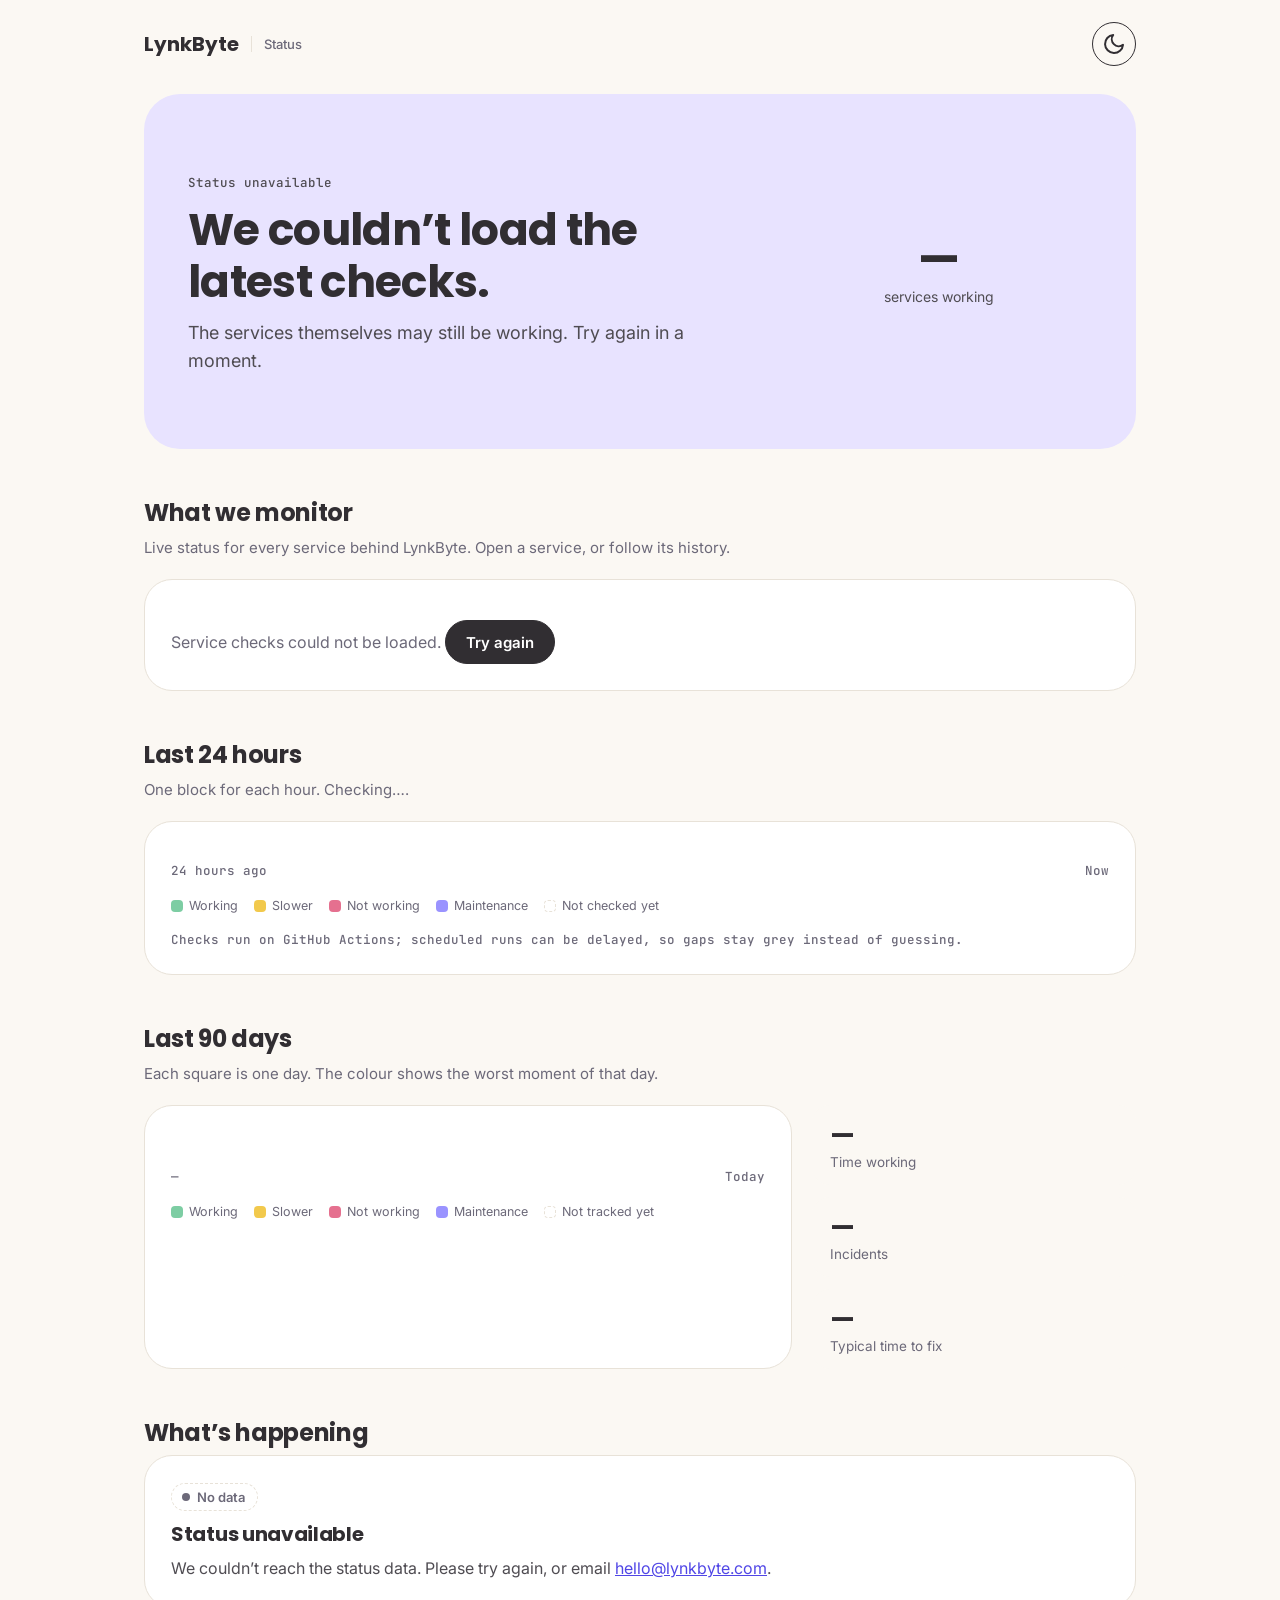
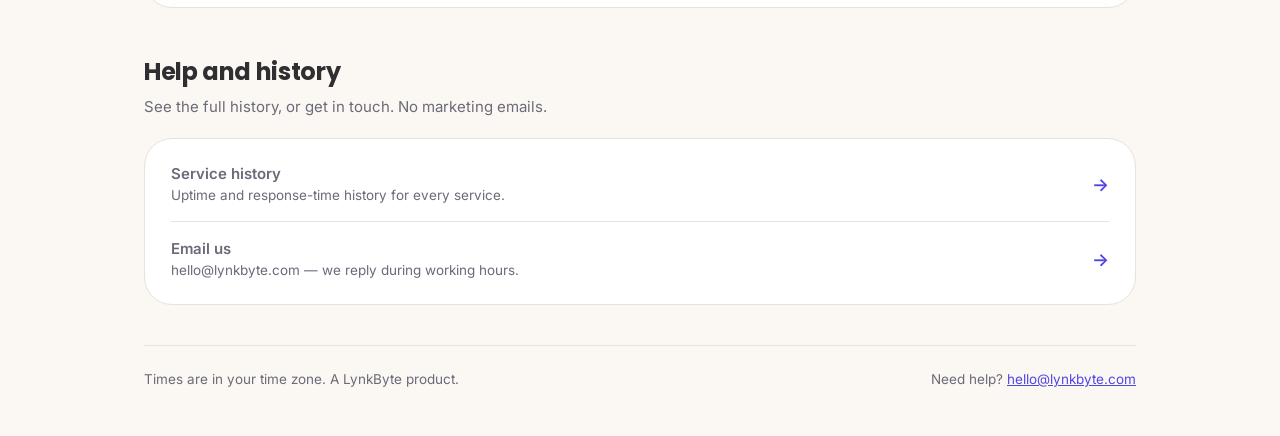
<file: index.html>
<!doctype html>
<html lang="en">
<head>
<meta charset="utf-8">
<meta name="viewport" content="width=device-width, initial-scale=1, viewport-fit=cover">
<title>LynkByte status · Can I use it right now?</title>
<meta name="description" content="Live availability for LynkByte: signing in, billing, the web app and the Android app.">
<meta name="theme-color" content="#FBF8F3">
<meta property="og:title" content="LynkByte status">
<meta property="og:description" content="Can I use LynkByte right now? Live availability for signing in, billing, the web app and the Android app.">
<meta property="og:type" content="website">
<meta property="og:url" content="https://status.lynkbyte.com/">
<link rel="canonical" href="https://status.lynkbyte.com/">
<link rel="icon" href="/favicon.svg" type="image/svg+xml">
<link rel="apple-touch-icon" href="/logo-192.png">
<link rel="manifest" href="/manifest.json">
<link rel="preconnect" href="https://fonts.googleapis.com"><link rel="preconnect" href="https://fonts.gstatic.com" crossorigin>
<link href="https://fonts.googleapis.com/css2?family=Poppins:wght@600;700&family=Inter:wght@400;500;600&family=JetBrains+Mono:wght@500&display=swap" rel="stylesheet">
<style>
:root{--ink:#312E32;--body:#4F4C52;--slate:#6C6979;--paper:#FBF8F3;--card:#fff;--rule:#E8E2D8;--on:#fff;--ind:#5046E6;
--butter:#FFF0BF;--mint:#D9F2E5;--pink:#FFDDE6;--lilac:#E8E3FF;
--s-ok:#7DCDA3;--s-deg:#F2C94C;--s-out:#E5708F;--s-mnt:#9A93FF;color-scheme:light}
:root[data-theme="dark"]{--ink:#F2EFF5;--body:#CFCBD6;--slate:#A29EAD;--paper:#17141B;--card:#211E27;--rule:#36323E;--on:#17141B;--ind:#9A93FF;--butter:#4A4530;--mint:#2F4A3E;--pink:#4D3340;--lilac:#3A3659;color-scheme:dark}
*,*::before,*::after{box-sizing:border-box}
html{scroll-padding-top:24px}
body{margin:0;background:var(--paper);color:var(--body);font:400 16px/26px Inter,"Segoe UI",Arial,sans-serif}
h1,h2,h3{font-family:Poppins,"Segoe UI",Arial,sans-serif;color:var(--ink);margin:0;letter-spacing:-.015em}
button{font:inherit;color:inherit;background:none;border:0;cursor:pointer;text-align:left}
a{color:var(--ind)}
:focus-visible{outline:3px solid var(--ind);outline-offset:3px;border-radius:14px}
.w{max-width:1040px;margin:0 auto;padding:0 24px}
.mono{font:500 12.5px 'JetBrains Mono',ui-monospace,SFMono-Regular,Menlo,monospace;color:var(--slate)}
.ico{width:24px;height:24px;stroke:var(--ink);fill:none;stroke-width:2;stroke-linecap:round;stroke-linejoin:round;flex:none}
#banner{background:var(--butter);color:var(--ink);text-align:center;padding:9px 16px;font:600 13px Inter,Arial,sans-serif}
header{display:flex;align-items:center;justify-content:space-between;gap:12px;padding:22px 0}
.brand{font:700 20px Poppins,Arial,sans-serif;color:var(--ink);display:flex;gap:12px;align-items:center;text-decoration:none}
.brand small{font:500 13px Inter,Arial,sans-serif;color:var(--slate);border-left:1px solid var(--rule);padding-left:12px}
.h-actions{display:flex;gap:10px;flex:none}
.pill{height:44px;padding:0 20px;border-radius:99px;border:1.5px solid var(--ink);color:var(--ink);font:600 15px Inter,Arial,sans-serif;display:inline-flex;align-items:center;gap:8px;text-decoration:none;white-space:nowrap}
.pill.dk{background:var(--ink);color:var(--on)}
.ib{width:44px;padding:0;justify-content:center}
.hero{display:grid;grid-template-columns:1.3fr .7fr;gap:32px;align-items:center;border-radius:36px;padding:44px;margin-top:6px;transition:background .3s;color:var(--ink)}
.hero.ok{background:var(--mint)}.hero.deg{background:var(--butter)}.hero.out{background:var(--pink)}.hero.mnt,.hero.none{background:var(--lilac)}
.hero h1{font-size:44px;line-height:1.18;margin:10px 0 12px}
.hero p{margin:0;font-size:18px;line-height:28px;color:var(--body)}
.hero .mono{color:var(--body)}
.checks{padding:8px 26px}
.check{display:grid;grid-template-columns:minmax(0,1fr) auto auto 24px;gap:16px;align-items:center;padding:16px 0;border-bottom:1px solid var(--rule)}
.check:last-child{border-bottom:0}
.check .nm{min-width:0}
.check .nm b{display:block;font:600 15px/22px Inter,Arial,sans-serif;color:var(--ink)}
.check .nm a{text-decoration:none;color:var(--ink)}
.check .nm a:hover b{text-decoration:underline}
.check .nm span{display:block;color:var(--slate);font:500 12px/18px 'JetBrains Mono',monospace;white-space:nowrap;overflow:hidden;text-overflow:ellipsis}
.check .ver{display:block;margin-top:3px;font:500 11.5px/16px Inter,Arial,sans-serif;color:var(--slate)}
.check .up{text-align:right;font:700 18px/22px Poppins,Arial,sans-serif;color:var(--ink);white-space:nowrap}
.check .up small{display:block;font:500 11.5px/16px Inter,Arial,sans-serif;color:var(--slate);text-transform:uppercase;letter-spacing:.04em}
.check .go{font:600 18px Inter,Arial,sans-serif;color:var(--ind);text-decoration:none;justify-self:end}
.ringw{position:relative;justify-self:center;width:min(100%,260px);aspect-ratio:1}
.ringw svg{width:100%;height:100%}
.ringc{position:absolute;inset:0;display:grid;place-content:center;text-align:center}
.ringc b{font:700 46px/50px Poppins,Arial,sans-serif;color:var(--ink)}
.ringc span{font-size:14px;color:var(--body)}
h2{font-size:24px;line-height:32px;margin:48px 0 6px}
.sub{margin:0 0 18px;color:var(--slate);font-size:15px}
.chip{display:inline-flex;align-items:center;gap:7px;border-radius:99px;padding:2px 12px 2px 10px;font:600 13px/22px Inter,Arial,sans-serif;color:var(--ink);white-space:nowrap}
.chip i{width:8px;height:8px;border-radius:50%;background:var(--ink);flex:none}
.c-ok{background:var(--mint)}.c-deg{background:var(--butter)}.c-out{background:var(--pink)}.c-mnt,.c-none{background:var(--lilac)}
.c-none{background:transparent;border:1.5px dashed var(--rule);color:var(--slate)}
.c-none i{background:var(--slate)}
.card{background:var(--card);border:1px solid var(--rule);border-radius:28px;padding:26px}
.rib{display:grid;grid-template-columns:repeat(24,1fr);gap:4px;margin-top:6px}
.rib i{height:44px;border-radius:8px;display:block}
.rib i.ok{background:var(--s-ok)}.rib i.deg{background:var(--s-deg)}.rib i.out{background:var(--s-out)}.rib i.mnt{background:var(--s-mnt)}
.rib i.none{background:transparent;border:1.5px dashed var(--rule)}
.lab{display:flex;justify-content:space-between;margin-top:8px}
.key{display:flex;flex-wrap:wrap;gap:6px 16px;margin-top:14px;font-size:12.5px;color:var(--slate)}
.key span{display:inline-flex;align-items:center;gap:6px}
.key i{width:12px;height:12px;border-radius:4px;display:inline-block}
.key i.ok{background:var(--s-ok)}.key i.deg{background:var(--s-deg)}.key i.out{background:var(--s-out)}.key i.mnt{background:var(--s-mnt)}
.key i.none{background:transparent;border:1.5px dashed var(--rule)}
.cols{display:grid;grid-template-columns:2fr 1fr;gap:20px}
.cal{display:grid;grid-auto-flow:column;grid-template-rows:repeat(7,1fr);gap:4px}
.cal i{aspect-ratio:1;border-radius:6px;min-width:0;display:block}
.cal i.ok{background:var(--s-ok)}.cal i.deg{background:var(--s-deg)}.cal i.out{background:var(--s-out)}.cal i.mnt{background:var(--s-mnt)}
.cal i.none{background:transparent;border:1.5px dashed var(--rule)}
.cal-lab{display:flex;justify-content:space-between;margin-top:12px}
.stats{display:grid;gap:12px;align-content:start}
.stat{background:var(--paper);border-radius:18px;padding:14px 18px}
.stat b{display:block;font:700 26px/32px Poppins,Arial,sans-serif;color:var(--ink)}
.stat span{font-size:13.5px;color:var(--slate);line-height:18px;display:block;margin-top:2px}
.inc h3{font-size:20px;margin:10px 0 4px}
.inc dl{display:grid;grid-template-columns:150px 1fr;gap:10px 18px;margin:16px 0}
.inc dt{font:600 13.5px Inter,Arial,sans-serif;color:var(--ink)}
.inc dd{margin:0}
.ups{list-style:none;margin:6px 0 0;padding:0 0 0 2px;border-left:2px solid var(--rule)}
.ups li{position:relative;padding:0 0 14px 20px;white-space:pre-line}
.ups li::before{content:"";position:absolute;left:-7px;top:8px;width:12px;height:12px;border-radius:50%;background:var(--ink);border:2px solid var(--card)}
.ups b{color:var(--ink)}
.recent{list-style:none;margin:16px 0 0;padding:0}
.recent li{display:flex;flex-wrap:wrap;gap:4px 12px;justify-content:space-between;padding:10px 0;border-top:1px solid var(--rule);font-size:14px}
.recent a{font-weight:600;text-decoration:none}
.recent a:hover{text-decoration:underline}
.updates{padding:8px 26px}
.updates .row{display:flex;justify-content:space-between;align-items:center;gap:14px;padding:16px 0;border-bottom:1px solid var(--rule);text-decoration:none;color:var(--ink)}
.updates .row:last-child{border-bottom:0}
.updates .row b{display:block;font:600 15px/22px Inter,Arial,sans-serif}
.updates .row span{display:block;color:var(--slate);font-size:13.5px;line-height:20px}
.updates .row .go{font:600 18px Inter,Arial,sans-serif;color:var(--ind);flex:none}
.muted{color:var(--slate)}
footer{margin:40px 0 44px;padding-top:20px;border-top:1px solid var(--rule);display:flex;flex-wrap:wrap;justify-content:space-between;gap:10px;font-size:13.5px;color:var(--slate)}
footer a{color:var(--ind)}
.retry{margin-top:14px;display:inline-flex}
@media(max-width:860px){.hero{grid-template-columns:1fr;padding:30px 24px}.hero h1{font-size:34px;line-height:42px}.ringw{width:min(70%,220px)}.cols{grid-template-columns:1fr}.stats{grid-template-columns:repeat(3,1fr)}}
@media(max-width:620px){.stats{grid-template-columns:1fr}.brand small{display:none}.pill{padding:0 16px}}
@media(max-width:560px){.w{padding:0 16px}.card{padding:20px}.updates{padding:4px 20px}.checks{padding:4px 20px}.check{grid-template-columns:minmax(0,1fr) auto;grid-template-areas:"nm up" "chip go";row-gap:8px;column-gap:12px}.check .nm{grid-area:nm}.check .up{grid-area:up}.check .chip{grid-area:chip;justify-self:start}.check .go{grid-area:go}.inc dl{grid-template-columns:1fr;gap:2px}.inc dd{margin-bottom:10px}.rib{gap:2px}.rib i{height:36px;border-radius:5px}.hero h1{font-size:30px;line-height:38px}}
@media(prefers-reduced-motion:reduce){*{transition:none!important}}
</style>
</head>
<body>
<div id="banner" hidden></div>
<div class="w">
<header>
  <a class="brand" href="/">LynkByte <small>Status</small></a>
  <div class="h-actions">
    <button class="pill ib" id="theme" type="button" aria-label="Switch between light and dark">
      <svg class="ico" viewBox="0 0 24 24" aria-hidden="true"><path d="M21 12.8A9 9 0 1 1 11.2 3a7 7 0 0 0 9.8 9.8z"/></svg>
    </button>
  </div>
</header>
<main>
  <section class="hero none" id="hero" aria-live="polite" aria-busy="true">
    <div>
      <span class="mono" id="hmeta">Checking status…</span>
      <h1 id="ht">Checking…</h1>
      <p id="hs">Loading the latest checks.</p>
    </div>
    <div class="ringw">
      <svg viewBox="0 0 220 220" id="ring" aria-hidden="true"></svg>
      <div class="ringc"><b id="rn">—</b><span>services working</span></div>
    </div>
  </section>

  <h2>What we monitor</h2>
  <p class="sub">Live status for every service behind LynkByte. Open a service, or follow its history.</p>
  <div class="card checks" id="checks"></div>

  <h2>Last 24 hours</h2>
  <p class="sub">One block for each hour. <span id="checked">Checking…</span>.</p>
  <div class="card">
    <div class="rib" id="rib" role="img" aria-label="Health for each of the last 24 hours"></div>
    <div class="lab mono"><span>24 hours ago</span><span>Now</span></div>
    <div class="key" aria-hidden="true">
      <span><i class="ok"></i>Working</span><span><i class="deg"></i>Slower</span><span><i class="out"></i>Not working</span><span><i class="mnt"></i>Maintenance</span><span><i class="none"></i>Not checked yet</span>
    </div>
    <p class="mono" style="margin:12px 0 0">Checks run on GitHub Actions; scheduled runs can be delayed, so gaps stay grey instead of guessing.</p>
  </div>

  <h2>Last 90 days</h2>
  <p class="sub">Each square is one day. The colour shows the worst moment of that day.</p>
  <div class="cols">
    <div class="card">
      <div class="cal" id="cal" role="img" aria-label="Health for each of the last 90 days"></div>
      <div class="cal-lab mono"><span id="cal-start">—</span><span id="cal-end">Today</span></div>
      <p class="mono" id="cal-note" style="margin:8px 0 0"></p>
      <div class="key" aria-hidden="true">
        <span><i class="ok"></i>Working</span><span><i class="deg"></i>Slower</span><span><i class="out"></i>Not working</span><span><i class="mnt"></i>Maintenance</span><span><i class="none"></i>Not tracked yet</span>
      </div>
    </div>
    <div class="stats">
      <div class="stat"><b id="up">—</b><span id="upl">Time working</span></div>
      <div class="stat"><b id="ni">—</b><span id="nil">Incidents</span></div>
      <div class="stat"><b id="fix">—</b><span id="fixl">Typical time to fix</span></div>
    </div>
  </div>

  <h2 id="ih">What’s happening</h2>
  <div class="card inc" id="inc"><p class="muted" style="margin:0">Loading the latest incident information…</p></div>

  <h2 id="help">Help and history</h2>
  <p class="sub">See the full history, or get in touch. No marketing emails.</p>
  <div class="card updates">
    <a class="row" href="/history/">
      <span><b>Service history</b><span>Uptime and response-time history for every service.</span></span>
      <span class="go" aria-hidden="true">→</span>
    </a>
    <a class="row" href="mailto:hello@lynkbyte.com">
      <span><b>Email us</b><span>hello@lynkbyte.com — we reply during working hours.</span></span>
      <span class="go" aria-hidden="true">→</span>
    </a>
  </div>
</main>
<footer>
  <span>Times are in your time zone. A LynkByte product.</span>
  <span>Need help? <a href="mailto:hello@lynkbyte.com">hello@lynkbyte.com</a></span>
</footer>
</div>
<noscript><div class="w"><p class="card">This page needs JavaScript to load live status. Please email <a href="mailto:hello@lynkbyte.com">hello@lynkbyte.com</a> if you need help.</p></div></noscript>
<script>
(function(){
'use strict';

var OWNER='LynkByte', REPO='lynkdesk-status';
var RAW='https://raw.githubusercontent.com/'+OWNER+'/'+REPO+'/master/';
var API='https://api.github.com/repos/'+OWNER+'/'+REPO;
var ISSUE_CACHE_KEY='lynkbyte-status-issues-v1';
var ISSUE_CACHE_MS=5*60*1000;
var RUN_CACHE_KEY='lynkbyte-status-lastrun-v1';
var RUN_CACHE_MS=2*60*1000;
var PREVIEW=(function(){var v=new URLSearchParams(location.search).get('preview');return ['ok','deg','out','mnt'].indexOf(v)>-1?v:null;})();

var LAB={ok:'Working',deg:'Slower than usual',out:'Not working',mnt:'Maintenance',none:'Not tracked yet'};
var COL={ok:'var(--s-ok)',deg:'var(--s-deg)',out:'var(--s-out)',mnt:'var(--s-mnt)'};

var SITES=[
  {slug:'corporate-website',name:'Corporate website',url:'https://lynkbyte.com'},
  {slug:'web-app',name:'Web app',url:'https://app.lynkbyte.com/up'},
  {slug:'api',name:'API',url:'https://api.lynkbyte.com/api/health'},
  {slug:'database-and-cache',name:'Database and cache',url:'https://app.lynkbyte.com/health/deep'},
  {slug:'scheduler',name:'Scheduler',url:'https://app.lynkbyte.com/health/cron'}
];

var DEMO={
  ok:{hero:['Everything is working.','All services are responding normally.'],title:null},
  deg:{hero:['Some services are slower than usual.','Keep working as normal. Screens may take a little longer to load.'],title:'Some services are slower than usual',who:'Customers using the web app or API',do:'Keep working as normal. Nothing is lost.',we:'We’re watching the affected services and will post an update here.',updates:[['Monitoring','The slow period is easing. We’re keeping an eye on it.','10:42'],['Investigating','Some requests are taking longer than usual.','10:05']]},
  out:{hero:['A service is not working right now.','We are fixing it. Your saved data is safe.'],title:'A service is not working',who:'Anyone using the affected service',do:'Try again in a few minutes. Your saved data is safe.',we:'We found the faulty change and are rolling it back.',updates:[['Identified','The faulty change is found. Rolling back now.','10:31'],['Investigating','Some requests are failing.','10:12']]},
  mnt:{hero:['Planned maintenance is under way.','Some services are briefly unavailable. Your data is safe.'],title:'Database upgrade',who:'The web app and API, for about 30 minutes',do:'If you’re already signed in, you can keep working.',we:'We’re upgrading the database to make everything faster. No data is lost.',updates:[['In progress','Some services are briefly unavailable.','10:00'],['Scheduled','Planned window: 10:00 to 10:30 today.','Announced 17 Nov']]}
};

var state={sites:{},summary:[],issues:[],issuesOk:false,maint:[],events:[],trackingStart:0,lastCheck:0,lastChange:0,versions:{},loaded:false,failed:false,comments:{}};

function $(id){return document.getElementById(id);}
function esc(v){return String(v==null?'':v).replace(/[&<>"']/g,function(c){return {'&':'&amp;','<':'&lt;','>':'&gt;','"':'&quot;',"'":'&#39;'}[c];});}
function has(arr,v){return arr.indexOf(v)>-1;}

function parseYml(text){
  var out={};
  text.split(/\r?\n/).forEach(function(line){
    var m=line.match(/^([A-Za-z][A-Za-z0-9]*):\s*(.*)$/);
    if(m) out[m[1]]=m[2];
  });
  return out;
}
function fetchText(url){
  return fetch(url,{cache:'no-store'}).then(function(r){
    if(!r.ok) throw new Error(url+' returned '+r.status);
    return r.text();
  });
}
function getIssues(){
  var cached=null;
  try{cached=JSON.parse(localStorage.getItem(ISSUE_CACHE_KEY)||'null');}catch(e){}
  if(cached&&Date.now()-cached.t<ISSUE_CACHE_MS) return Promise.resolve(cached.d);
  return fetch(API+'/issues?state=all&per_page=100&sort=created&direction=desc',{cache:'no-store',headers:{Accept:'application/vnd.github+json'}})
    .then(function(r){if(!r.ok) throw new Error('GitHub issues returned '+r.status);return r.json();})
    .then(function(list){
      list=list.filter(function(i){return !i.pull_request;});
      try{localStorage.setItem(ISSUE_CACHE_KEY,JSON.stringify({t:Date.now(),d:list}));}catch(e){}
      return list;
    })
    .catch(function(err){
      if(cached) return cached.d;
      throw err;
    });
}
function getLastRun(){
  var cached=null;
  try{cached=JSON.parse(localStorage.getItem(RUN_CACHE_KEY)||'null');}catch(e){}
  if(cached&&Date.now()-cached.t<RUN_CACHE_MS) return Promise.resolve(cached.ts);
  return fetch(API+'/actions/runs?per_page=30&exclude_pull_requests=true',{cache:'no-store',headers:{Accept:'application/vnd.github+json'}})
    .then(function(r){if(!r.ok) throw new Error('Runs returned '+r.status);return r.json();})
    .then(function(d){
      var runs=(d&&d.workflow_runs)||[];
      var done=runs.filter(function(r){return r.status==='completed'&&(r.name==='Uptime CI'||r.name==='Response Time CI');})[0];
      var ts=done?new Date(done.updated_at||done.run_started_at).getTime():null;
      if(ts){try{localStorage.setItem(RUN_CACHE_KEY,JSON.stringify({t:Date.now(),ts:ts}));}catch(e){}}
      return ts;
    })
    .catch(function(){return cached?cached.ts:null;});
}

function norm(s){return s==='up'?'ok':s==='degraded'?'deg':s==='down'?'out':s==='mnt'?'mnt':'none';}
function slugExists(slug){return SITES.some(function(s){return s.slug===slug;});}
function labelsOf(i){return (i.labels||[]).map(function(l){return typeof l==='string'?l:(l.name||'');});}
function hasLabel(i,name){return has(labelsOf(i),name);}
function issueSlugs(i){return labelsOf(i).filter(slugExists);}
function isDegraded(i){return /degraded/i.test(i.title||'');}
function isStatus(i){return hasLabel(i,'status');}
function cleanTitle(t){return String(t||'').replace(/^[^A-Za-z0-9]+/,'').replace(/\s+/g,' ').trim();}

function parseMaint(i){
  var body=i.body||'';
  var start=(body.match(/start:\s*([^\s]+)/)||[])[1];
  var end=(body.match(/end:\s*([^\s]+)/)||[])[1];
  var s=start?new Date(start).getTime():NaN;
  var e=end?new Date(end).getTime():NaN;
  if(isNaN(s)||isNaN(e)||e<=s) return null;
  function list(key){
    var m=body.match(new RegExp(key+':\\s*([^\\n]*)'));
    return m?m[1].split(',').map(function(x){return x.trim();}).filter(Boolean):[];
  }
  return {start:s,end:e,down:list('expectedDown'),degraded:list('expectedDegraded'),title:cleanTitle(i.title),html_url:i.html_url,number:i.number};
}

function activeMaintList(){
  var now=Date.now();
  return state.maint.filter(function(m){return m.start<=now&&now<=m.end;});
}
function activeMaintFor(slug){
  var list=activeMaintList();
  for(var i=0;i<list.length;i++){
    var m=list[i];
    if(m.down.indexOf(slug)>-1||m.degraded.indexOf(slug)>-1) return m;
  }
  return null;
}
function siteState(slug){
  var s=state.sites[slug];
  if(!s) return 'none';
  var st=norm(s.status);
  var m=activeMaintFor(slug);
  if(m){
    if(m.down.indexOf(slug)>-1) return 'mnt';
    if(m.degraded.indexOf(slug)>-1&&st==='ok') return 'deg';
  }
  return st;
}
function overall(){
  if(PREVIEW) return PREVIEW;
  var sts=SITES.map(function(s){return siteState(s.slug);});
  if(has(sts,'out')) return 'out';
  if(has(sts,'deg')) return 'deg';
  if(has(sts,'mnt')||activeMaintList().length) return 'mnt';
  if(sts.every(function(x){return x==='none';})) return 'none';
  return 'ok';
}
function periodState(start,end){
  var st='ok';
  state.events.forEach(function(ev){
    if(ev.start<end&&ev.end>start){
      if(ev.kind==='out') st='out';
      else if(ev.kind==='deg'&&st!=='out') st='deg';
      else if(ev.kind==='mnt'&&st==='ok') st='mnt';
    }
  });
  return st;
}

function rel(ts){
  if(!ts) return 'never';
  var d=Date.now()-ts;
  if(d<60000) return 'just now';
  var m=Math.floor(d/60000);
  if(m<60) return m+' min ago';
  var h=Math.floor(m/60);
  if(h<24) return h+(h===1?' hour ago':' hours ago');
  var days=Math.floor(h/24);
  return days+(days===1?' day ago':' days ago');
}
function fmtTime(ts){return new Date(ts).toLocaleTimeString(undefined,{hour:'numeric',minute:'2-digit'});}
function fmtDate(ts){return new Date(ts).toLocaleDateString('en-GB',{day:'numeric',month:'short'});}
function fmtDateFull(ts){return new Date(ts).toLocaleDateString('en-GB',{day:'numeric',month:'short',year:'numeric'});}
function fmtDateTime(ts){return new Date(ts).toLocaleString(undefined,{day:'numeric',month:'short',hour:'numeric',minute:'2-digit'});}
function fmtDur(ms){
  if(ms<60000) return 'under a minute';
  var m=Math.round(ms/60000);
  if(m<60) return m+' min';
  var h=Math.floor(m/60),r=m%60;
  if(h<24) return r?h+'h '+r+'m':h+'h';
  var d=Math.floor(h/24),rh=h%24;
  return rh?d+'d '+rh+'h':d+'d';
}
function ymd(d){return d.getFullYear()+'-'+String(d.getMonth()+1).padStart(2,'0')+'-'+String(d.getDate()).padStart(2,'0');}

function summaryFor(slug){
  for(var i=0;i<state.summary.length;i++) if(state.summary[i]&&state.summary[i].slug===slug) return state.summary[i];
  return null;
}
function hadDowntime(dayStart){
  var key=ymd(new Date(dayStart));
  return state.summary.some(function(x){return x&&x.dailyMinutesDown&&x.dailyMinutesDown[key]>0;});
}
function affectedSites(slugs){
  return SITES.filter(function(s){return slugs.indexOf(s.slug)>-1;});
}
function arc(cx,cy,r,a0,a1){
  function p(a){return [cx+r*Math.cos(a),cy+r*Math.sin(a)];}
  var s=p(a0),e=p(a1);
  return 'M'+s[0].toFixed(2)+' '+s[1].toFixed(2)+'A'+r+' '+r+' 0 0 1 '+e[0].toFixed(2)+' '+e[1].toFixed(2);
}

function renderHero(){
  var w=overall(),hero=$('hero');
  var good=PREVIEW?(PREVIEW==='ok'?SITES.length:0):SITES.filter(function(s){return siteState(s.slug)==='ok';}).length;
  hero.className='hero '+w;
  var downSites=SITES.filter(function(s){return siteState(s.slug)==='out';});
  var title,text;
  if(PREVIEW&&DEMO[w]&&DEMO[w].hero){title=DEMO[w].hero[0];text=DEMO[w].hero[1];}
  else if(w==='ok'){title='Everything is working.';text='The website, web app, API and database are responding normally.';}
  else if(w==='deg'){title='Some services are slower than usual.';text='Keep working as normal. Screens may take a little longer to load.';}
  else if(w==='out'){title=(downSites[0]?downSites[0].name:'A service')+' isn’t working right now.';text='We are fixing it. Your saved data is safe.';}
  else if(w==='mnt'){title='Planned maintenance is under way.';text='Some services are briefly unavailable. Your saved data is safe.';}
  else{title='Waiting for the first checks.';text='The page will update as soon as the first results arrive.';}
  $('ht').textContent=title;
  $('hs').textContent=text;
  $('rn').textContent=good+'/'+SITES.length;
  hero.setAttribute('aria-busy','false');
  updateAges();
}

function updateAges(){
  if(!state.loaded) return;
  var meta=$('hmeta');
  var when=state.lastCheck||state.lastChange;
  var prefix=state.lastCheck?'checked ':'last change ';
  if(PREVIEW){meta.textContent='Design preview · not live data';meta.title='';}
  else if(when){meta.textContent='Right now · '+prefix+rel(when);meta.title=new Date(when).toLocaleString();}
  else{meta.textContent='Right now · no check yet';meta.title='';}
  var checked=$('checked');
  if(checked){
    var txt=when?prefix+rel(when):'not checked yet';
    checked.textContent=txt.charAt(0).toUpperCase()+txt.slice(1);
    checked.title=when?new Date(when).toLocaleString():'';
  }
}

function uptimeFor(slug){
  var s=summaryFor(slug);
  if(!s) return null;
  var days=(Date.now()-state.trackingStart)/86400000;
  if(days>=30) return {value:s.uptimeMonth||s.uptime||'—',label:'last 30 days'};
  return {value:s.uptime||'—',label:'since '+fmtDate(state.trackingStart)};
}

function renderChecks(){
  $('checks').innerHTML=SITES.map(function(s){
    var st=PREVIEW||siteState(s.slug),site=state.sites[s.slug];
    var up=PREVIEW?null:uptimeFor(s.slug);
    var age=site&&site.lastUpdated?'status since '+rel(new Date(site.lastUpdated).getTime()):'';
    var text=st==='none'?'No data yet':LAB[st];
    var hasVersion=s.slug==='web-app'||s.slug==='api';
    var v=state.versions[s.slug];
    var ver=v&&v.version?v.version:'—';
    var verTitle=ver!=='—'?'Latest published release':(hasVersion?'Version unavailable':'No version is published for this service');
    return '<div class="check">'+
      '<span class="nm"><a href="'+esc(s.url)+'" target="_blank" rel="noopener"><b>'+esc(s.name)+'</b></a><span title="'+esc(s.url)+'">'+esc(s.url)+'</span><small class="ver" title="'+esc(verTitle)+'">Version '+esc(ver)+'</small></span>'+
      '<span class="up">'+(up?esc(up.value):'—')+'<small>'+esc(up?up.label:'preview')+'</small></span>'+
      '<span class="chip c-'+st+'" title="'+esc(age)+'"><i></i>'+esc(text)+'</span>'+
      '<a class="go" href="/history/'+s.slug+'/" title="'+esc('History for '+s.name)+'" aria-label="'+esc('History for '+s.name)+'">→</a>'+
    '</div>';
  }).join('');
}

function renderRibbon(){
  var hour=new Date();hour.setMinutes(0,0,0);
  var cutoff=state.lastCheck||state.lastChange||Date.now();
  var blocks=[],summary=[];
  for(var i=23;i>=0;i--){
    var s=hour.getTime()-i*3600000,e=s+3600000,st;
    if(e<=state.trackingStart||s>=cutoff) st='none';
    else st=periodState(s,e);
    var label=fmtTime(s);
    blocks.push('<i class="'+st+'" title="'+esc(label+' · '+(st==='none'?'Not checked yet':LAB[st]))+'" aria-hidden="true"></i>');
    summary.push(LAB[st]);
  }
  $('rib').innerHTML=blocks.join('');
  $('rib').setAttribute('aria-label','Last 24 hours: '+summary.join(', '));
}

function renderCalendar(){
  var today=new Date();today.setHours(0,0,0,0);
  var first=today.getTime()-89*86400000;
  var cells=[],counts={ok:0,deg:0,out:0,mnt:0,none:0};
  for(var i=0;i<90;i++){
    var s=first+i*86400000,e=s+86400000,st;
    if(e<=state.trackingStart) st='none';
    else{
      st=periodState(s,e);
      if(st==='ok'&&hadDowntime(s)) st='out';
    }
    counts[st]=(counts[st]||0)+1;
    var day=fmtDate(s);
    cells.push('<i class="'+st+'" title="'+esc(day+' · '+(st==='none'?'Not tracked yet':LAB[st]))+'" aria-hidden="true"></i>');
  }
  $('cal').innerHTML=cells.join('');
  $('cal-start').textContent=fmtDate(first);
  $('cal-end').textContent=fmtDate(today);
  $('cal-note').textContent='Tracking began '+fmtDateFull(state.trackingStart)+'.';
  $('cal').setAttribute('aria-label','Last 90 days: '+counts.ok+' working, '+counts.deg+' slower, '+counts.out+' not working, '+counts.mnt+' maintenance, '+counts.none+' not tracked yet');
}

function renderStats(){
  var trackingDays=(Date.now()-state.trackingStart)/86400000;
  function pick(field){
    var vals=state.summary.map(function(x){return x?parseFloat(x[field]):NaN;}).filter(function(v){return !isNaN(v);});
    return vals.length?Math.min.apply(null,vals):null;
  }
  var upEl=$('up'),upL=$('upl');
  if(trackingDays>=30){
    var m=pick('uptimeMonth');
    upEl.textContent=m===null?'—':m.toFixed(2)+'%';
    upL.textContent='Time working, last 30 days';
  }else{
    var a=pick('uptime');
    upEl.textContent=a===null?'—':a.toFixed(2)+'%';
    upL.textContent='Time working since '+fmtDateFull(state.trackingStart);
  }

  var ni=$('ni'),nil=$('nil');
  if(state.issuesOk){
    var cutoff=Math.max(state.trackingStart,Date.now()-90*86400000);
    var count=state.issues.filter(function(i){return isStatus(i)&&new Date(i.created_at).getTime()>=cutoff;}).length;
    ni.textContent=count;
    nil.textContent=trackingDays>=90?'Incidents, last 90 days':'Incidents since '+fmtDateFull(state.trackingStart);
  }else{
    ni.textContent='—';
    nil.textContent='Incident count unavailable';
  }

  var durations=state.issues.filter(function(i){return isStatus(i)&&i.closed_at;})
    .map(function(i){return new Date(i.closed_at)-new Date(i.created_at);})
    .filter(function(ms){return ms>0;})
    .sort(function(a,b){return a-b;});
  var fix=$('fix');
  if(durations.length){
    fix.textContent=fmtDur(durations[Math.floor(durations.length/2)]);
    $('fixl').textContent='Typical time to fix';
  }else{
    fix.textContent='—';
    $('fixl').textContent=state.issuesOk?'No incidents fixed yet':'Time to fix unavailable';
  }
}

function renderIncident(){
  var box=$('inc');
  if(PREVIEW&&DEMO[PREVIEW]&&DEMO[PREVIEW].title){
    var d=DEMO[PREVIEW];
    box.innerHTML='<span class="chip c-'+PREVIEW+'"><i></i>'+(PREVIEW==='mnt'?'In progress':'Ongoing')+'</span>'+
      '<h3>'+esc(d.title)+'</h3>'+
      '<dl><dt>Who is affected</dt><dd>'+esc(d.who)+'</dd><dt>What you can do</dt><dd>'+esc(d.do)+'</dd><dt>What we are doing</dt><dd>'+esc(d.we)+'</dd></dl>'+
      '<ol class="ups">'+d.updates.map(function(u){return '<li><b>'+esc(u[0])+'</b> <span class="mono">'+esc(u[2])+'</span><br>'+esc(u[1])+'</li>';}).join('')+'</ol>';
    return;
  }
  if(!state.issuesOk){
    if(overall()==='out'||overall()==='deg'){
      box.innerHTML='<span class="chip c-out"><i></i>Ongoing</span><h3>Some services are affected</h3><p style="margin:8px 0 0">The live checks above show a problem. Detailed incident updates are temporarily unavailable; refresh in a moment or email <a href="mailto:hello@lynkbyte.com">hello@lynkbyte.com</a>.</p>';
    }else{
      box.innerHTML='<span class="chip c-ok"><i></i>No incidents</span><h3>All clear</h3><p style="margin:8px 0 0">The live checks are passing. Detailed incident history is temporarily unavailable.</p>';
    }
    return;
  }
  var open=state.issues.filter(function(i){return isStatus(i)&&i.state==='open'&&issueSlugs(i).length;}).sort(function(a,b){
    var da=isDegraded(a)?1:0,db=isDegraded(b)?1:0;
    if(da!==db) return da-db;
    return new Date(b.created_at)-new Date(a.created_at);
  })[0];
  var maint=activeMaintList()[0];
  if(open) return renderOpenIncident(open);
  if(maint) return renderMaint(maint);
  return renderAllClear();
}

function renderOpenIncident(issue){
  var box=$('inc'),st=isDegraded(issue)?'deg':'out',slugs=issueSlugs(issue),sites=affectedSites(slugs);
  var who=sites.length?sites.map(function(s){return s.name;}).join(', '):'Some services';
  var what=st==='out'?'Try again in a few minutes. Your saved data is safe.':'Keep working as normal. Screens may take a little longer to load.';
  box.innerHTML='<span class="chip c-'+st+'"><i></i>Ongoing</span>'+
    '<h3>'+esc(cleanTitle(issue.title))+'</h3>'+
    '<dl><dt>Who is affected</dt><dd>'+esc(who)+'</dd>'+
    '<dt>What you can do</dt><dd>'+esc(what)+'</dd>'+
    '<dt>What we are doing</dt><dd id="doing">We’re investigating. Updates will appear below.</dd>'+
    '<dt>Started</dt><dd>'+esc(fmtDateTime(issue.created_at))+'</dd></dl>'+
    '<ol class="ups" id="ups"><li><b>Reported</b> <span class="mono">'+esc(fmtTime(issue.created_at))+'</span><br>We’re looking into it.</li></ol>';
  loadComments(issue);
}

function loadComments(issue){
  if(state.comments[issue.number]) return paintComments(issue,state.comments[issue.number]);
  fetch(issue.comments_url+'?per_page=30',{headers:{Accept:'application/vnd.github+json'}})
    .then(function(r){if(!r.ok) throw new Error('comments '+r.status);return r.json();})
    .then(function(list){state.comments[issue.number]=list;paintComments(issue,list);})
    .catch(function(){});
}
function paintComments(issue,list){
  var ups=$('ups');
  if(!ups||!list||!list.length) return;
  var recent=list.slice(-5).reverse();
  ups.innerHTML=recent.map(function(c){
    return '<li><b>Update</b> <span class="mono">'+esc(fmtTime(c.created_at))+'</span><br>'+esc(trimBody(c.body))+'</li>';
  }).join('')+'<li><b>Reported</b> <span class="mono">'+esc(fmtTime(issue.created_at))+'</span><br>We’re looking into it.</li>';
  var doing=$('doing');
  if(doing&&recent[0]&&recent[0].body) doing.textContent='We posted an update below.';
}
function trimBody(body){
  var s=String(body||'').replace(/\r/g,'').replace(/\n{3,}/g,'\n\n').trim();
  return s.length>420?s.slice(0,417)+'…':s;
}

function renderMaint(m){
  var box=$('inc'),slugs=m.down.concat(m.degraded),sites=affectedSites(slugs);
  var who=sites.length?sites.map(function(s){return s.name;}).join(', '):'Some services';
  box.innerHTML='<span class="chip c-mnt"><i></i>In progress</span>'+
    '<h3>'+esc(m.title||'Planned maintenance')+'</h3>'+
    '<dl><dt>Who is affected</dt><dd>'+esc(who)+'</dd>'+
    '<dt>What you can do</dt><dd>Carry on as normal where you can. Your saved data is safe.</dd>'+
    '<dt>What we are doing</dt><dd>We’re carrying out planned maintenance. We’ll post an update when it’s done.</dd>'+
    '<dt>Window</dt><dd>'+esc(fmtDateTime(m.start)+' – '+fmtDateTime(m.end))+'</dd></dl>'+
    '<ol class="ups"><li><b>In progress</b> <span class="mono">'+esc(fmtTime(m.start))+'</span><br>Planned maintenance is under way.</li></ol>';
}

function renderAllClear(){
  var box=$('inc');
  var recent=state.issues.filter(function(i){return isStatus(i)&&i.closed_at;})
    .sort(function(a,b){return new Date(b.closed_at)-new Date(a.closed_at);}).slice(0,3);
  var html='<span class="chip c-ok"><i></i>No incidents</span><h3>All clear</h3>';
  if(recent.length){
    html+='<p style="margin:8px 0 0">Nothing is wrong right now. The last problem was '+esc(cleanTitle(recent[0].title))+' on '+esc(fmtDate(recent[0].closed_at))+', fixed in '+esc(fmtDur(new Date(recent[0].closed_at)-new Date(recent[0].created_at)))+'.</p>';
    html+='<ul class="recent">'+recent.map(function(i){
      var dur=fmtDur(new Date(i.closed_at)-new Date(i.created_at));
      return '<li><span>'+esc(cleanTitle(i.title))+'</span><span class="mono">'+esc(fmtDate(i.closed_at))+' · '+esc(dur)+'</span></li>';
    }).join('')+'</ul>';
  }else{
    html+='<p style="margin:8px 0 0">Nothing is wrong right now. No incidents since tracking began on '+esc(fmtDateFull(state.trackingStart))+'.</p>';
  }
  box.innerHTML=html;
}

function renderRing(){
  var n=SITES.length,gap=.16,seg=2*Math.PI/n,out='';
  for(var i=0;i<n;i++){
    var st=PREVIEW||siteState(SITES[i].slug),a0=-Math.PI/2+i*seg+gap/2,a1=a0+seg-gap;
    out+='<path d="'+arc(110,110,88,a0,a1)+'" fill="none" stroke-width="20" stroke-linecap="round" stroke="'+(st==='none'?'var(--rule)':COL[st])+'" opacity="'+(st==='none'?'.7':'1')+'"/>';
  }
  $('ring').innerHTML=out;
}

function render(){
  renderHero();
  renderChecks();
  renderRibbon();
  renderCalendar();
  renderStats();
  renderIncident();
  renderRing();
}

function fail(){
  state.failed=true;
  $('hero').className='hero mnt';
  $('hero').setAttribute('aria-busy','false');
  $('hmeta').textContent='Status unavailable';
  $('ht').textContent='We couldn’t load the latest checks.';
  $('hs').textContent='The services themselves may still be working. Try again in a moment.';
  $('rn').textContent='—';
  $('checks').innerHTML='<p class="muted" style="margin:0">Service checks could not be loaded. <button type="button" class="pill dk retry" id="retry">Try again</button></p>';
  $('inc').innerHTML='<span class="chip c-none"><i></i>No data</span><h3>Status unavailable</h3><p style="margin:8px 0 0">We couldn’t reach the status data. Please try again, or email <a href="mailto:hello@lynkbyte.com">hello@lynkbyte.com</a>.</p>';
  $('up').textContent='—';$('ni').textContent='—';$('fix').textContent='—';
  var retry=$('retry');
  if(retry) retry.addEventListener('click',function(){location.reload();});
}

function load(){
  var hist=Promise.all(SITES.map(function(s){
    return fetchText(RAW+'history/'+s.slug+'.yml').then(parseYml).catch(function(){return null;});
  }));
  var summary=Promise.resolve(fetch(RAW+'history/summary.json',{cache:'no-store'}))
    .then(function(r){return r.ok?r.json():null;})
    .catch(function(){return null;});
  var issues=Promise.resolve(getIssues()).catch(function(){return null;});
  var lastRun=Promise.resolve(getLastRun()).catch(function(){return null;});
  var versions=Promise.resolve(fetch(RAW+'data/versions.json',{cache:'no-store'}))
    .then(function(r){return r.ok?r.json():null;})
    .catch(function(){return null;});
  return Promise.all([hist,summary,issues,lastRun,versions]).then(function(res){
    var rows=res[0],sum=res[1],list=res[2],run=res[3],vers=res[4];
    state.sites={};
    var starts=[],checks=[];
    SITES.forEach(function(s,i){
      var row=rows[i];
      if(!row) return;
      state.sites[s.slug]={
        status:row.status||'',
        code:row.code||'',
        responseTime:row.responseTime||'',
        lastUpdated:row.lastUpdated||'',
        startTime:row.startTime||''
      };
      if(row.startTime){var st=new Date(row.startTime).getTime();if(!isNaN(st)) starts.push(st);}
      if(row.lastUpdated){var lt=new Date(row.lastUpdated).getTime();if(!isNaN(lt)) checks.push(lt);}
    });
    if(!Object.keys(state.sites).length) throw new Error('No history available');
    state.trackingStart=starts.length?Math.min.apply(null,starts):(checks.length?Math.min.apply(null,checks):Date.now());
    state.lastChange=checks.length?Math.max.apply(null,checks):0;
    state.lastCheck=run||0;
    state.summary=Array.isArray(sum)?sum:[];
    state.versions=vers&&typeof vers==='object'?vers:{};
    state.issuesOk=Array.isArray(list);
    state.issues=Array.isArray(list)?list:[];
    state.maint=[];
    state.events=[];
    state.issues.forEach(function(i){
      if(hasLabel(i,'maintenance')){var m=parseMaint(i);if(m) state.maint.push(m);return;}
      if(!isStatus(i)) return;
      var slugs=issueSlugs(i);
      if(!slugs.length) return;
      var start=new Date(i.created_at).getTime();
      var end=i.closed_at?new Date(i.closed_at).getTime():Date.now();
      if(end<=start) end=start+60000;
      state.events.push({start:start,end:end,kind:isDegraded(i)?'deg':'out'});
    });
    state.maint.forEach(function(m){
      var relevant=(!m.down.length&&!m.degraded.length)||m.down.concat(m.degraded).some(slugExists);
      if(relevant) state.events.push({start:m.start,end:m.end,kind:'mnt'});
    });
    state.loaded=true;
    render();
  }).catch(function(err){
    if(window.console) console.error(err);
    fail();
  });
}

if(PREVIEW){
  var banner=$('banner');
  banner.hidden=false;
  banner.textContent='Design preview · showing the “'+(PREVIEW==='deg'?'slower':PREVIEW==='out'?'outage':PREVIEW==='mnt'?'maintenance':'working')+'” state, not live data';
  document.documentElement.setAttribute('data-preview',PREVIEW);
}

$('theme').addEventListener('click',function(){
  var root=document.documentElement;
  var next=root.getAttribute('data-theme')==='dark'?'light':'dark';
  root.setAttribute('data-theme',next);
  var meta=document.querySelector('meta[name="theme-color"]');
  if(meta) meta.setAttribute('content',next==='dark'?'#17141B':'#FBF8F3');
});

if('serviceWorker' in navigator){
  navigator.serviceWorker.getRegistrations().then(function(rs){rs.forEach(function(r){r.unregister();});}).catch(function(){});
}
if('caches' in window){
  caches.keys().then(function(keys){keys.forEach(function(k){caches.delete(k);});}).catch(function(){});
}

load();
setInterval(updateAges,60000);
setInterval(function(){if(!document.hidden) load();},10*60*1000);
})();
</script>
</body>
</html>
</file>
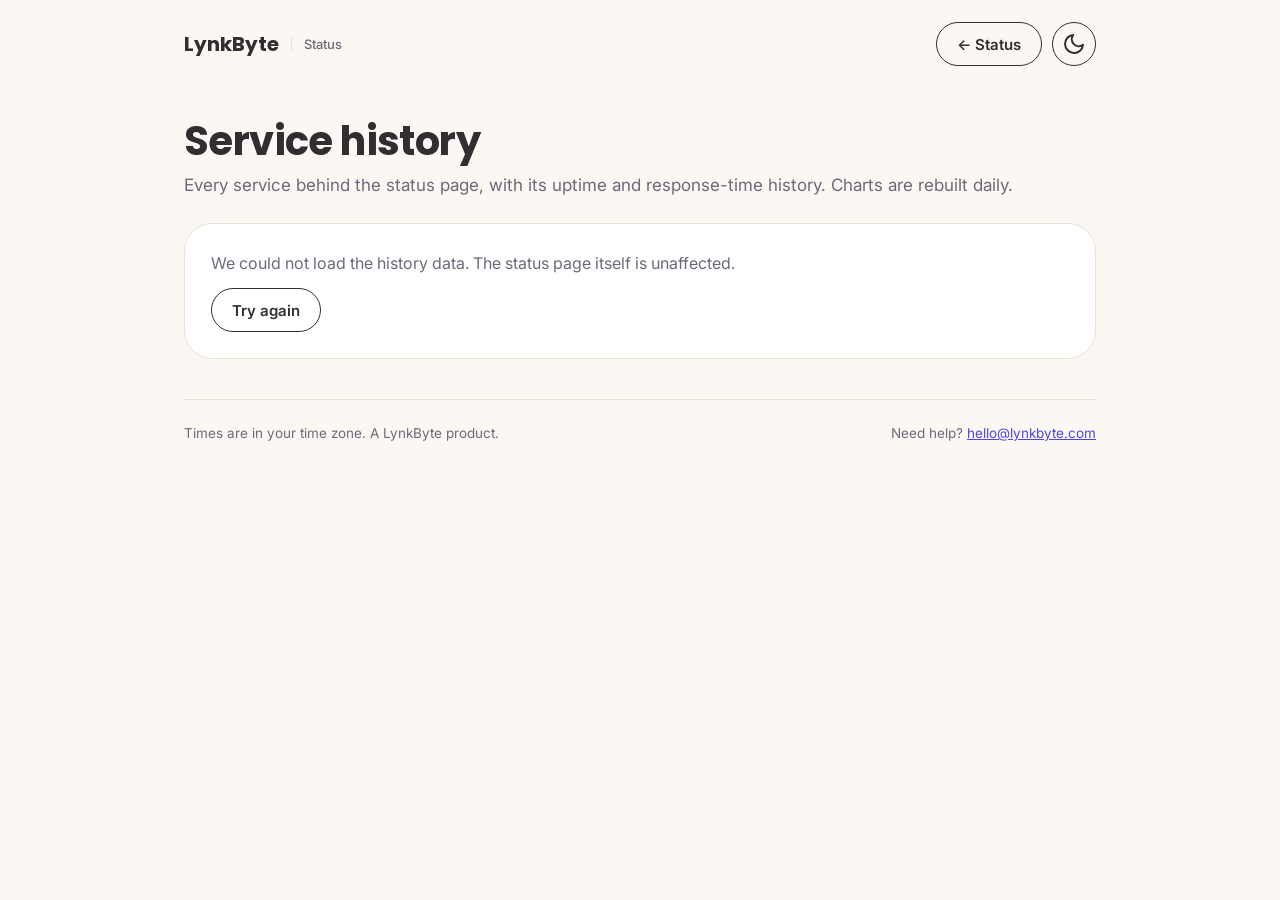
<file: history/index.html>
<!doctype html>
<html lang="en">
<head>
<meta charset="utf-8">
<meta name="viewport" content="width=device-width, initial-scale=1, viewport-fit=cover">
<title>Service history · LynkByte status</title>
<meta name="description" content="Uptime and response-time history for every LynkByte service.">
<meta name="theme-color" content="#FBF8F3">
<link rel="canonical" href="https://status.lynkbyte.com/history/">
<link rel="icon" href="/favicon.svg" type="image/svg+xml">
<link rel="manifest" href="/manifest.json">
<link rel="preconnect" href="https://fonts.googleapis.com"><link rel="preconnect" href="https://fonts.gstatic.com" crossorigin>
<link href="https://fonts.googleapis.com/css2?family=Poppins:wght@600;700&family=Inter:wght@400;500;600&family=JetBrains+Mono:wght@500&display=swap" rel="stylesheet">
<link rel="stylesheet" href="/history/history.css">
</head>
<body>
<div class="w">
<header>
  <a class="brand" href="/">LynkByte <small>Status</small></a>
  <div style="display:flex;gap:10px"><a class="pill" href="/">← Status</a><button class="pill ib" id="theme" type="button" aria-label="Switch between light and dark"><svg class="ico" viewBox="0 0 24 24" aria-hidden="true"><path d="M21 12.8A9 9 0 1 1 11.2 3a7 7 0 0 0 9.8 9.8z"/></svg></button></div>
</header>
<main>
  <h1>Service history</h1>
  <p class="lead">Every service behind the status page, with its uptime and response-time history. Charts are rebuilt daily.</p>
  <div id="app"><p class="muted">Loading history…</p></div>
</main>
<footer><span>Times are in your time zone. A LynkByte product.</span><span>Need help? <a href="mailto:hello@lynkbyte.com">hello@lynkbyte.com</a></span></footer>
</div>
<script>window.LYNK_SERVICE=null;</script>
<script src="/history/history.js"></script>
</body>
</html>
</file>
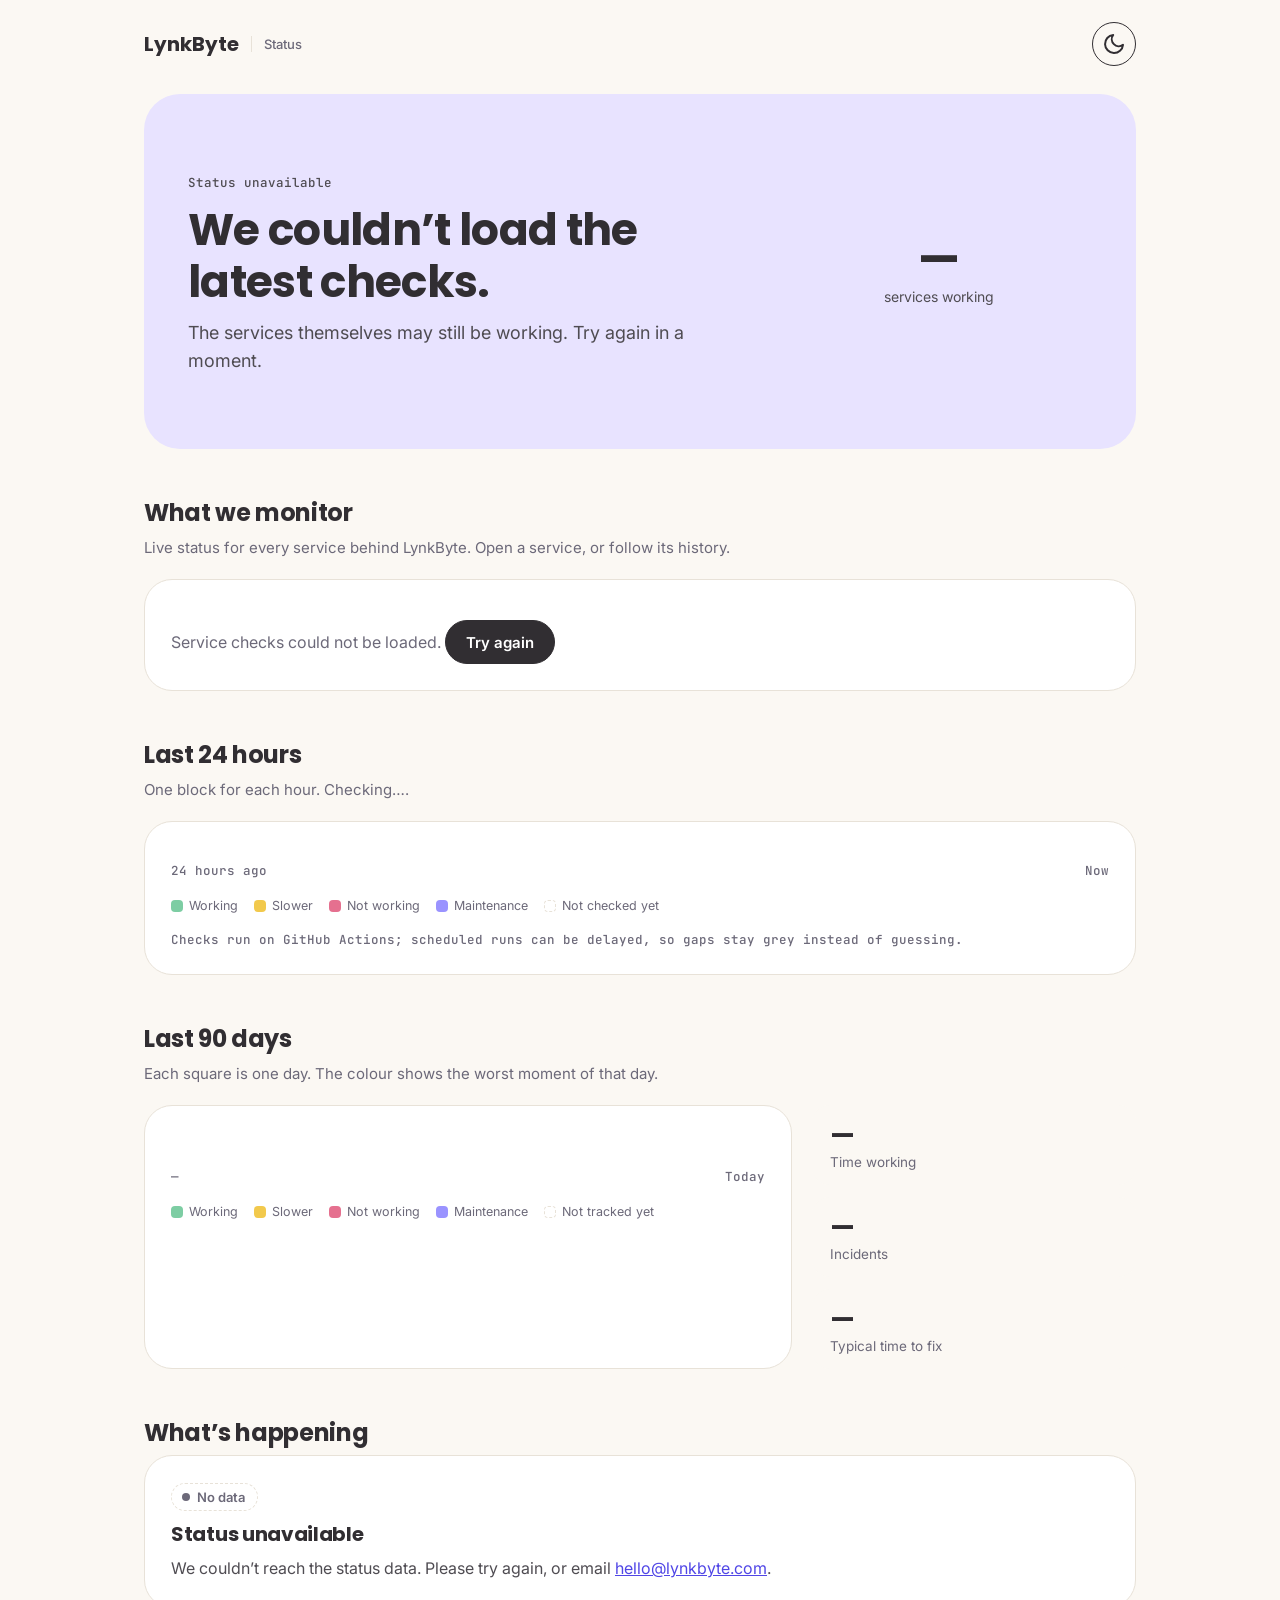
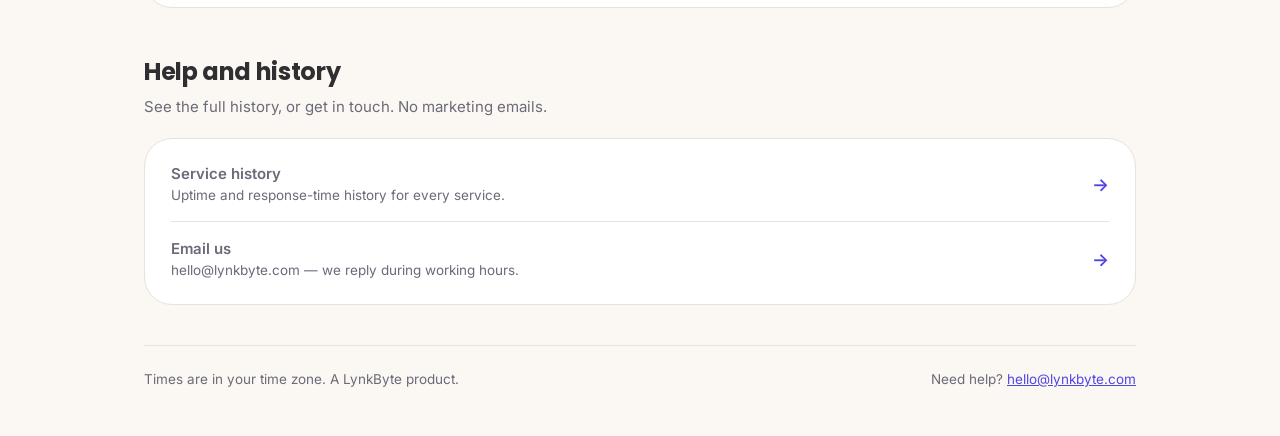
<file: v2/index.html>
<!doctype html>
<html lang="en">
<head>
<meta charset="utf-8">
<meta name="viewport" content="width=device-width, initial-scale=1">
<meta http-equiv="refresh" content="0;url=/">
<link rel="canonical" href="https://status.lynkbyte.com/">
<title>LynkByte status</title>
<style>body{margin:0;background:#FBF8F3;color:#4F4C52;font:400 16px/26px Inter,"Segoe UI",Arial,sans-serif;display:grid;place-items:center;min-height:100vh;text-align:center}a{color:#5046E6}</style>
</head>
<body>
<p>This page has moved to <a href="/">LynkByte status</a>.</p>
<script>location.replace('/'+location.search+location.hash);</script>
</body>
</html>
</file>
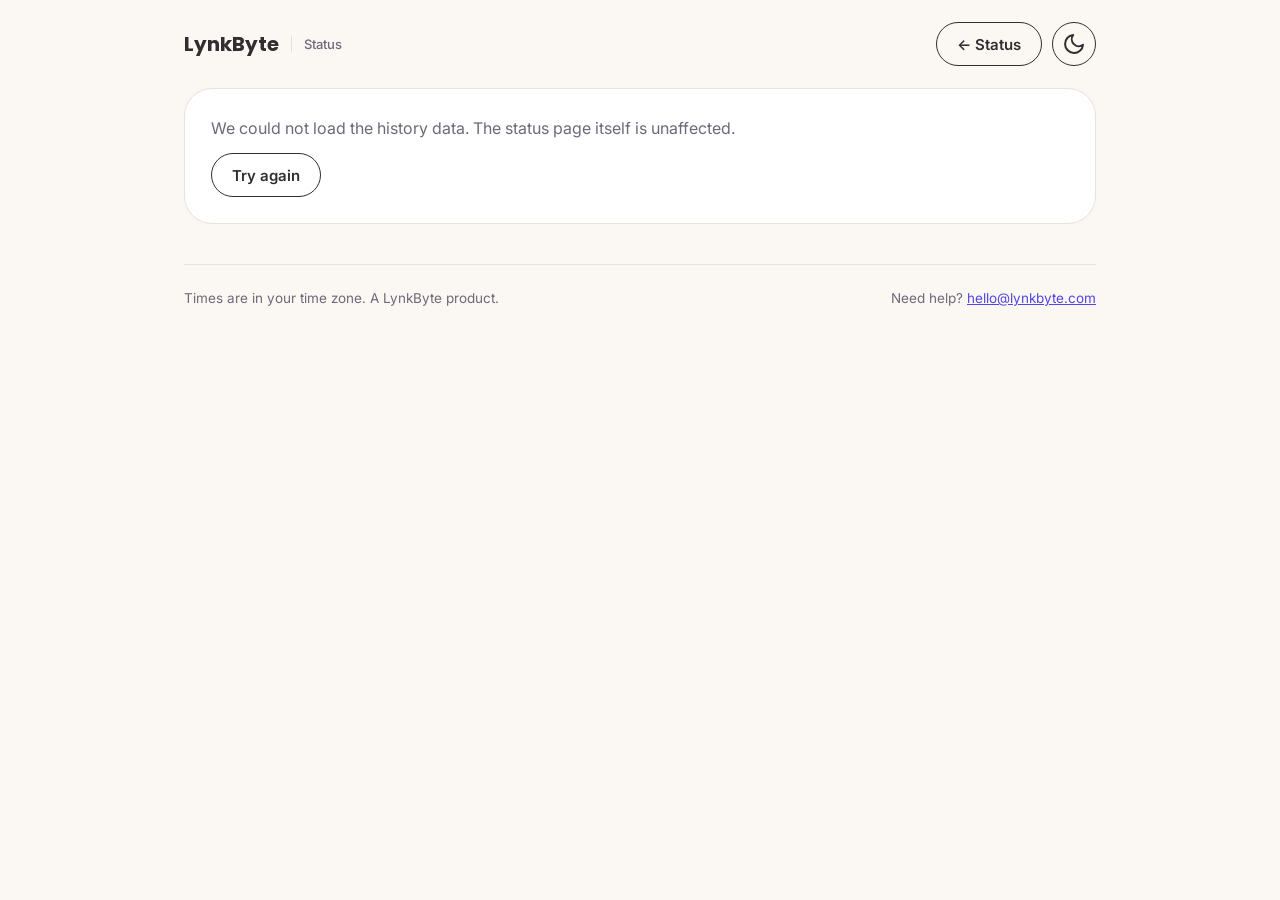
<file: history/api/index.html>
<!doctype html>
<html lang="en">
<head>
<meta charset="utf-8">
<meta name="viewport" content="width=device-width, initial-scale=1, viewport-fit=cover">
<title>API history · LynkByte status</title>
<meta name="description" content="Uptime and response-time history for API.">
<meta name="theme-color" content="#FBF8F3">
<link rel="canonical" href="https://status.lynkbyte.com/history/api/">
<link rel="icon" href="/favicon.svg" type="image/svg+xml">
<link rel="manifest" href="/manifest.json">
<link rel="preconnect" href="https://fonts.googleapis.com"><link rel="preconnect" href="https://fonts.gstatic.com" crossorigin>
<link href="https://fonts.googleapis.com/css2?family=Poppins:wght@600;700&family=Inter:wght@400;500;600&family=JetBrains+Mono:wght@500&display=swap" rel="stylesheet">
<link rel="stylesheet" href="/history/history.css">
</head>
<body>
<div class="w">
<header>
  <a class="brand" href="/">LynkByte <small>Status</small></a>
  <div style="display:flex;gap:10px"><a class="pill" href="/">← Status</a><button class="pill ib" id="theme" type="button" aria-label="Switch between light and dark"><svg class="ico" viewBox="0 0 24 24" aria-hidden="true"><path d="M21 12.8A9 9 0 1 1 11.2 3a7 7 0 0 0 9.8 9.8z"/></svg></button></div>
</header>
<main id="app"><p class="muted">Loading history…</p></main>
<footer><span>Times are in your time zone. A LynkByte product.</span><span>Need help? <a href="mailto:hello@lynkbyte.com">hello@lynkbyte.com</a></span></footer>
</div>
<script>window.LYNK_SERVICE='api';</script>
<script src="/history/history.js"></script>
</body>
</html>
</file>
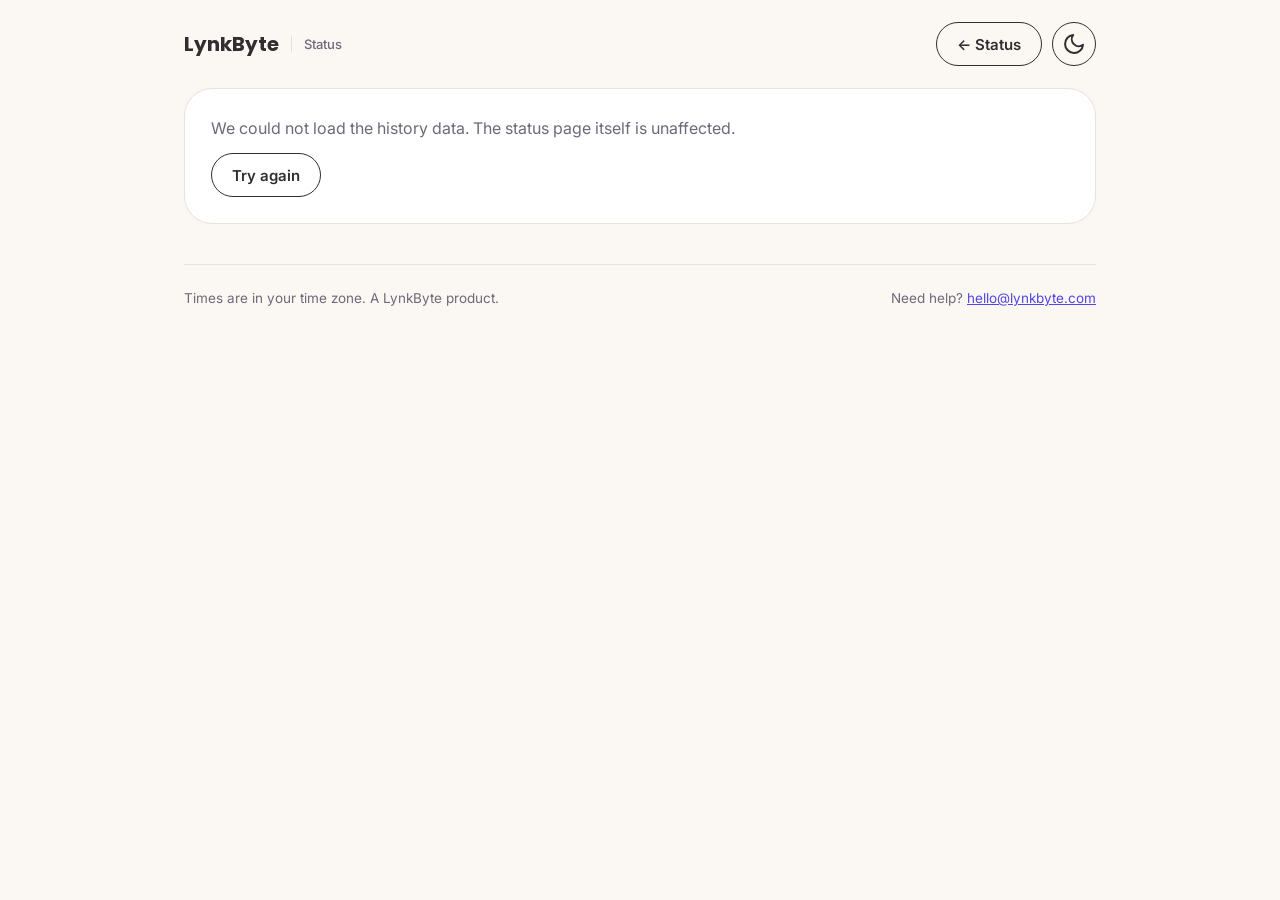
<file: history/corporate-website/index.html>
<!doctype html>
<html lang="en">
<head>
<meta charset="utf-8">
<meta name="viewport" content="width=device-width, initial-scale=1, viewport-fit=cover">
<title>Corporate website history · LynkByte status</title>
<meta name="description" content="Uptime and response-time history for Corporate website.">
<meta name="theme-color" content="#FBF8F3">
<link rel="canonical" href="https://status.lynkbyte.com/history/corporate-website/">
<link rel="icon" href="/favicon.svg" type="image/svg+xml">
<link rel="manifest" href="/manifest.json">
<link rel="preconnect" href="https://fonts.googleapis.com"><link rel="preconnect" href="https://fonts.gstatic.com" crossorigin>
<link href="https://fonts.googleapis.com/css2?family=Poppins:wght@600;700&family=Inter:wght@400;500;600&family=JetBrains+Mono:wght@500&display=swap" rel="stylesheet">
<link rel="stylesheet" href="/history/history.css">
</head>
<body>
<div class="w">
<header>
  <a class="brand" href="/">LynkByte <small>Status</small></a>
  <div style="display:flex;gap:10px"><a class="pill" href="/">← Status</a><button class="pill ib" id="theme" type="button" aria-label="Switch between light and dark"><svg class="ico" viewBox="0 0 24 24" aria-hidden="true"><path d="M21 12.8A9 9 0 1 1 11.2 3a7 7 0 0 0 9.8 9.8z"/></svg></button></div>
</header>
<main id="app"><p class="muted">Loading history…</p></main>
<footer><span>Times are in your time zone. A LynkByte product.</span><span>Need help? <a href="mailto:hello@lynkbyte.com">hello@lynkbyte.com</a></span></footer>
</div>
<script>window.LYNK_SERVICE='corporate-website';</script>
<script src="/history/history.js"></script>
</body>
</html>
</file>
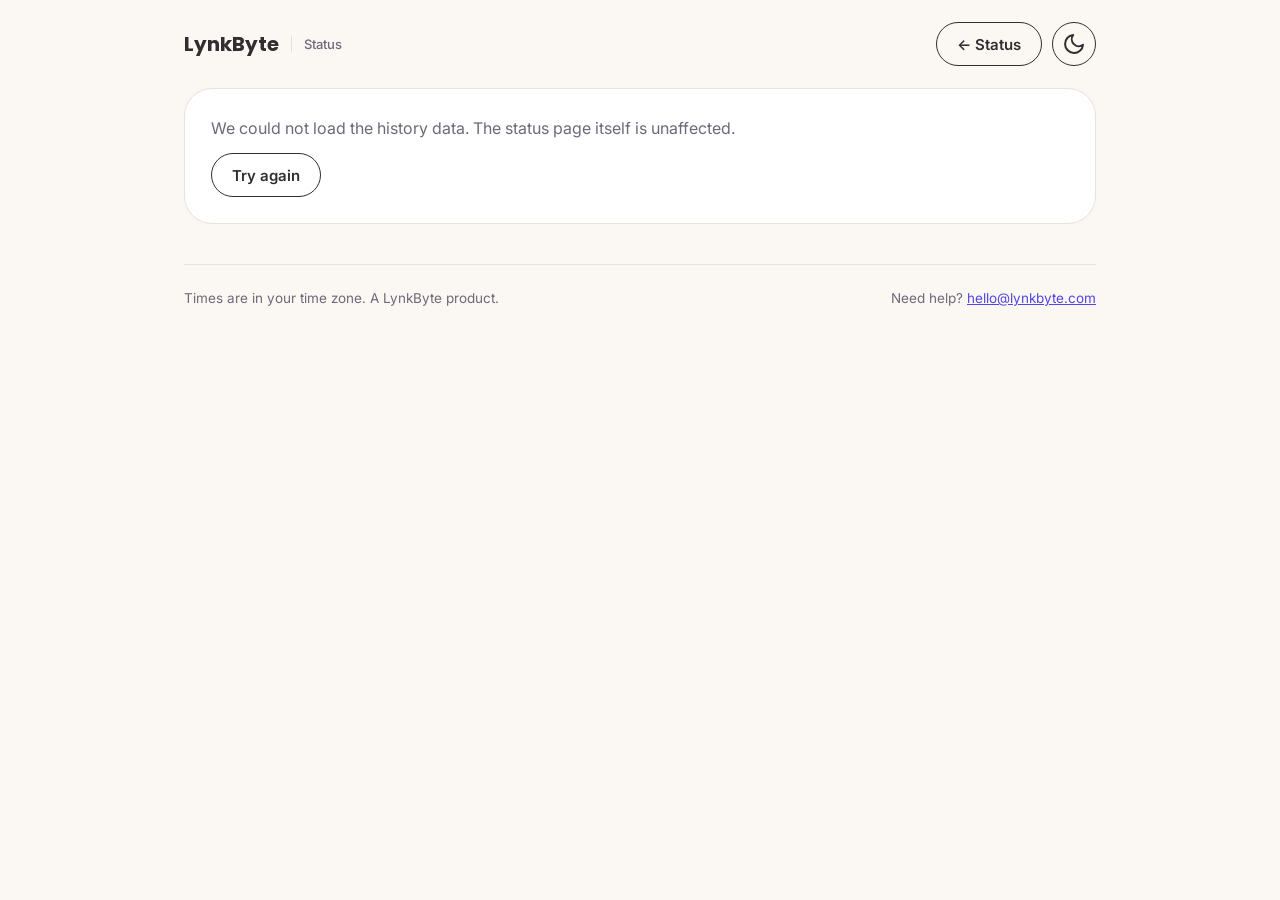
<file: history/database-and-cache/index.html>
<!doctype html>
<html lang="en">
<head>
<meta charset="utf-8">
<meta name="viewport" content="width=device-width, initial-scale=1, viewport-fit=cover">
<title>Database and cache history · LynkByte status</title>
<meta name="description" content="Uptime and response-time history for Database and cache.">
<meta name="theme-color" content="#FBF8F3">
<link rel="canonical" href="https://status.lynkbyte.com/history/database-and-cache/">
<link rel="icon" href="/favicon.svg" type="image/svg+xml">
<link rel="manifest" href="/manifest.json">
<link rel="preconnect" href="https://fonts.googleapis.com"><link rel="preconnect" href="https://fonts.gstatic.com" crossorigin>
<link href="https://fonts.googleapis.com/css2?family=Poppins:wght@600;700&family=Inter:wght@400;500;600&family=JetBrains+Mono:wght@500&display=swap" rel="stylesheet">
<link rel="stylesheet" href="/history/history.css">
</head>
<body>
<div class="w">
<header>
  <a class="brand" href="/">LynkByte <small>Status</small></a>
  <div style="display:flex;gap:10px"><a class="pill" href="/">← Status</a><button class="pill ib" id="theme" type="button" aria-label="Switch between light and dark"><svg class="ico" viewBox="0 0 24 24" aria-hidden="true"><path d="M21 12.8A9 9 0 1 1 11.2 3a7 7 0 0 0 9.8 9.8z"/></svg></button></div>
</header>
<main id="app"><p class="muted">Loading history…</p></main>
<footer><span>Times are in your time zone. A LynkByte product.</span><span>Need help? <a href="mailto:hello@lynkbyte.com">hello@lynkbyte.com</a></span></footer>
</div>
<script>window.LYNK_SERVICE='database-and-cache';</script>
<script src="/history/history.js"></script>
</body>
</html>
</file>
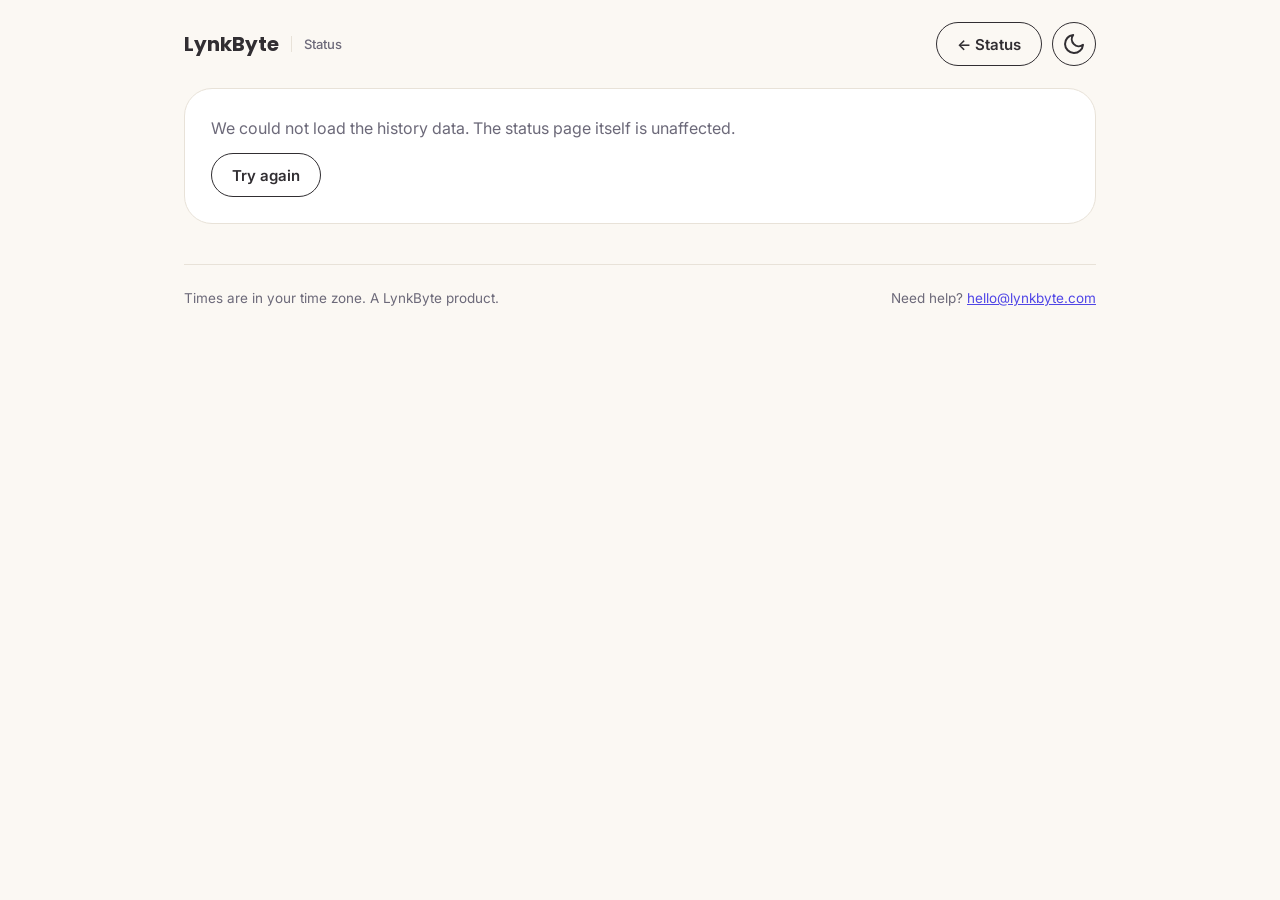
<file: history/scheduler/index.html>
<!doctype html>
<html lang="en">
<head>
<meta charset="utf-8">
<meta name="viewport" content="width=device-width, initial-scale=1, viewport-fit=cover">
<title>Scheduler history · LynkByte status</title>
<meta name="description" content="Uptime and response-time history for the LynkByte scheduler.">
<meta name="theme-color" content="#FBF8F3">
<link rel="canonical" href="https://status.lynkbyte.com/history/scheduler/">
<link rel="icon" href="/favicon.svg" type="image/svg+xml">
<link rel="manifest" href="/manifest.json">
<link rel="preconnect" href="https://fonts.googleapis.com"><link rel="preconnect" href="https://fonts.gstatic.com" crossorigin>
<link href="https://fonts.googleapis.com/css2?family=Poppins:wght@600;700&family=Inter:wght@400;500;600&family=JetBrains+Mono:wght@500&display=swap" rel="stylesheet">
<link rel="stylesheet" href="/history/history.css">
</head>
<body>
<div class="w">
<header>
  <a class="brand" href="/">LynkByte <small>Status</small></a>
  <div style="display:flex;gap:10px"><a class="pill" href="/">← Status</a><button class="pill ib" id="theme" type="button" aria-label="Switch between light and dark"><svg class="ico" viewBox="0 0 24 24" aria-hidden="true"><path d="M21 12.8A9 9 0 1 1 11.2 3a7 7 0 0 0 9.8 9.8z"/></svg></button></div>
</header>
<main id="app"><p class="muted">Loading history…</p></main>
<footer><span>Times are in your time zone. A LynkByte product.</span><span>Need help? <a href="mailto:hello@lynkbyte.com">hello@lynkbyte.com</a></span></footer>
</div>
<script>window.LYNK_SERVICE='scheduler';</script>
<script src="/history/history.js"></script>
</body>
</html>
</file>
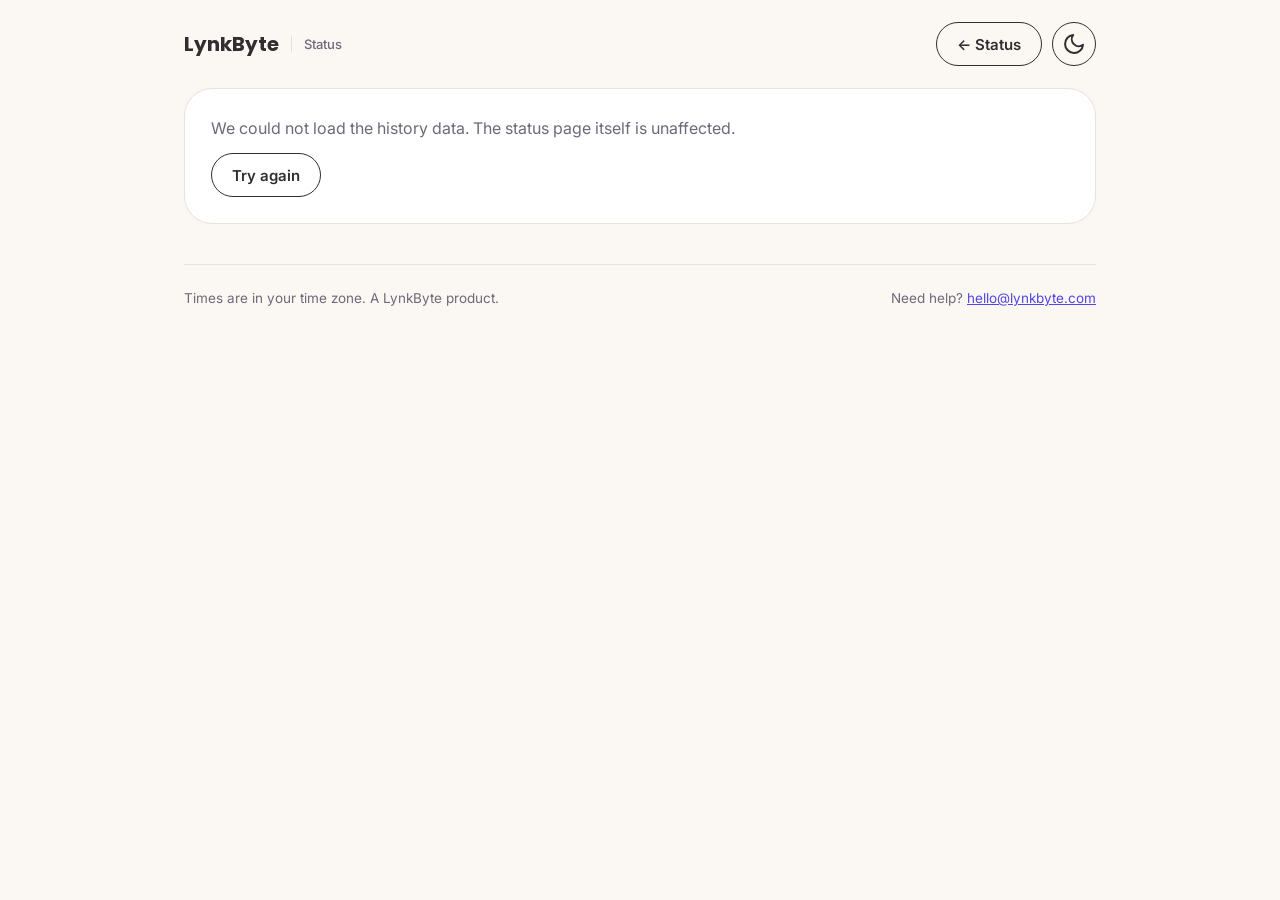
<file: history/web-app/index.html>
<!doctype html>
<html lang="en">
<head>
<meta charset="utf-8">
<meta name="viewport" content="width=device-width, initial-scale=1, viewport-fit=cover">
<title>Web app history · LynkByte status</title>
<meta name="description" content="Uptime and response-time history for Web app.">
<meta name="theme-color" content="#FBF8F3">
<link rel="canonical" href="https://status.lynkbyte.com/history/web-app/">
<link rel="icon" href="/favicon.svg" type="image/svg+xml">
<link rel="manifest" href="/manifest.json">
<link rel="preconnect" href="https://fonts.googleapis.com"><link rel="preconnect" href="https://fonts.gstatic.com" crossorigin>
<link href="https://fonts.googleapis.com/css2?family=Poppins:wght@600;700&family=Inter:wght@400;500;600&family=JetBrains+Mono:wght@500&display=swap" rel="stylesheet">
<link rel="stylesheet" href="/history/history.css">
</head>
<body>
<div class="w">
<header>
  <a class="brand" href="/">LynkByte <small>Status</small></a>
  <div style="display:flex;gap:10px"><a class="pill" href="/">← Status</a><button class="pill ib" id="theme" type="button" aria-label="Switch between light and dark"><svg class="ico" viewBox="0 0 24 24" aria-hidden="true"><path d="M21 12.8A9 9 0 1 1 11.2 3a7 7 0 0 0 9.8 9.8z"/></svg></button></div>
</header>
<main id="app"><p class="muted">Loading history…</p></main>
<footer><span>Times are in your time zone. A LynkByte product.</span><span>Need help? <a href="mailto:hello@lynkbyte.com">hello@lynkbyte.com</a></span></footer>
</div>
<script>window.LYNK_SERVICE='web-app';</script>
<script src="/history/history.js"></script>
</body>
</html>
</file>
<file: history/history.css>
:root{--ink:#312E32;--body:#4F4C52;--slate:#6C6979;--paper:#FBF8F3;--card:#fff;--rule:#E8E2D8;--ind:#5046E6;--on:#fff;--mint:#D9F2E5;--butter:#FFF0BF;--pink:#FFDDE6;--lilac:#E8E3FF;--s-ok:#7DCDA3;--s-deg:#F2C94C;--s-out:#E5708F;color-scheme:light}
:root[data-theme="dark"]{--ink:#F2EFF5;--body:#CFCBD6;--slate:#A29EAD;--paper:#17141B;--card:#211E27;--rule:#36323E;--on:#17141B;--ind:#9A93FF;--mint:#2F4A3E;--butter:#4A4530;--pink:#4D3340;--lilac:#3A3659;color-scheme:dark}
*,*::before,*::after{box-sizing:border-box}
body{margin:0;background:var(--paper);color:var(--body);font:400 16px/26px Inter,"Segoe UI",Arial,sans-serif}
h1,h2,h3{font-family:Poppins,"Segoe UI",Arial,sans-serif;color:var(--ink);margin:0;letter-spacing:-.015em}
a{color:var(--ind)}
button{font:inherit;color:inherit;background:none;border:0;cursor:pointer}
:focus-visible{outline:3px solid var(--ind);outline-offset:3px;border-radius:14px}
.w{max-width:960px;margin:0 auto;padding:0 24px}
.mono{font:500 12.5px 'JetBrains Mono',ui-monospace,SFMono-Regular,Menlo,monospace;color:var(--slate)}
header{display:flex;align-items:center;justify-content:space-between;gap:12px;padding:22px 0}
.brand{font:700 20px Poppins,Arial,sans-serif;color:var(--ink);display:flex;gap:12px;align-items:center;text-decoration:none}
.brand small{font:500 13px Inter,Arial,sans-serif;color:var(--slate);border-left:1px solid var(--rule);padding-left:12px}
.pill{height:44px;padding:0 20px;border-radius:99px;border:1.5px solid var(--ink);color:var(--ink);font:600 15px Inter,Arial,sans-serif;display:inline-flex;align-items:center;gap:8px;text-decoration:none;white-space:nowrap}
.pill.ib{width:44px;padding:0;justify-content:center}
.ico{width:24px;height:24px;stroke:var(--ink);fill:none;stroke-width:2;stroke-linecap:round;stroke-linejoin:round}
h1{font-size:40px;line-height:1.15;margin:30px 0 8px}
.lead{margin:0 0 24px;font-size:17px;line-height:27px;color:var(--slate)}
.card{background:var(--card);border:1px solid var(--rule);border-radius:28px;padding:26px}
.chip{display:inline-flex;align-items:center;gap:7px;border-radius:99px;padding:2px 12px 2px 10px;font:600 13px/22px Inter,Arial,sans-serif;color:var(--ink);white-space:nowrap}
.chip i{width:8px;height:8px;border-radius:50%;background:var(--ink);flex:none}
.c-ok{background:var(--mint)}.c-deg{background:var(--butter)}.c-out{background:var(--pink)}.c-none{background:transparent;border:1.5px dashed var(--rule);color:var(--slate)}
.c-none i{background:var(--slate)}
.list{padding:8px 26px}
.service{display:grid;grid-template-columns:minmax(0,1fr) auto;gap:16px;align-items:center;padding:18px 0;border-bottom:1px solid var(--rule);text-decoration:none;color:var(--ink)}
.service:last-child{border-bottom:0}
.service b{display:block;font:600 16px/24px Inter,Arial,sans-serif}
.service .url{display:block;color:var(--slate);font:500 12px/18px 'JetBrains Mono',monospace;white-space:nowrap;overflow:hidden;text-overflow:ellipsis}
.service .right{display:flex;align-items:center;gap:16px}
.service .up{text-align:right;font:700 16px/20px Poppins,Arial,sans-serif;color:var(--ink)}
.service .up small{display:block;font:500 11px/15px Inter,Arial,sans-serif;color:var(--slate);text-transform:uppercase;letter-spacing:.04em}
.service .go{font:600 18px Inter,Arial,sans-serif;color:var(--ind)}
.svc-head{display:block;margin:30px 0 18px;padding:26px;border-radius:28px;background:var(--mint)}
.svc-head.deg{background:var(--butter)}.svc-head.out{background:var(--pink)}.svc-head.none{background:var(--lilac)}
.svc-head h1{font-size:34px;line-height:1.15;margin:8px 0 6px}
.svc-head .url{font:500 12.5px/20px 'JetBrains Mono',monospace;color:var(--body);word-break:break-all}
.svc-head .meta{display:flex;flex-wrap:wrap;gap:8px 18px;margin-top:14px}
.seg{display:inline-flex;flex-wrap:wrap;gap:4px;padding:4px;border-radius:99px;background:var(--lilac);margin-bottom:18px}
.seg button{height:38px;padding:0 14px;border-radius:99px;font:600 13.5px Inter,Arial,sans-serif;color:var(--slate)}
.seg button[aria-selected="true"]{background:var(--card);color:var(--ink);box-shadow:0 2px 8px rgba(49,46,50,.12)}
.chart{background:#fff;border:1px solid var(--rule);border-radius:22px;padding:12px;margin-bottom:18px}
.chart img{display:block;width:100%;max-width:760px;margin:0 auto;height:auto;border-radius:14px}
.chart .fallback{padding:40px 16px;text-align:center;color:#6C6979;font-size:14px}
.lab{display:flex;justify-content:space-between;margin-top:8px}
.hourly{margin-top:30px}
.hourly-head{display:flex;flex-wrap:wrap;justify-content:space-between;align-items:center;gap:12px;margin-bottom:12px}
.hourly-head h2{font-size:22px;line-height:30px;margin:0}
.hourly-chart{display:flex;align-items:flex-end;gap:2px;height:180px;overflow-x:auto;padding:10px 0 0}
.hb{flex:1;min-width:3px;background:var(--ind);border-radius:3px 3px 0 0;opacity:.9}
.hb:hover{opacity:1}
.hb.miss{background:var(--rule);height:2px!important;border-radius:2px;opacity:1}
.hourly-summary{margin:12px 0 0}
.stats{display:grid;grid-template-columns:repeat(3,1fr);gap:12px;margin-bottom:18px}
.stat{background:var(--paper);border-radius:18px;padding:14px 18px}
.stat b{display:block;font:700 24px/30px Poppins,Arial,sans-serif;color:var(--ink)}
.stat span{display:block;font-size:13px;line-height:18px;color:var(--slate);margin-top:2px}
table{width:100%;border-collapse:collapse;font-size:14px}
th,td{text-align:left;padding:11px 0;border-bottom:1px solid var(--rule)}
th{font:600 12px Inter,Arial,sans-serif;color:var(--slate);text-transform:uppercase;letter-spacing:.05em}
td:last-child,th:last-child{text-align:right}
tr:last-child td{border-bottom:0}
.muted{color:var(--slate)}
footer{margin:40px 0 44px;padding-top:20px;border-top:1px solid var(--rule);display:flex;flex-wrap:wrap;justify-content:space-between;gap:10px;font-size:13.5px;color:var(--slate)}
@media(max-width:700px){h1{font-size:32px}.svc-head{grid-template-columns:1fr}.stats{grid-template-columns:1fr}.service .right{gap:8px}.service .up{display:none}}
@media(max-width:480px){.w{padding:0 16px}.brand small{display:none}}
@media(prefers-reduced-motion:reduce){*{transition:none!important}}
</file>
